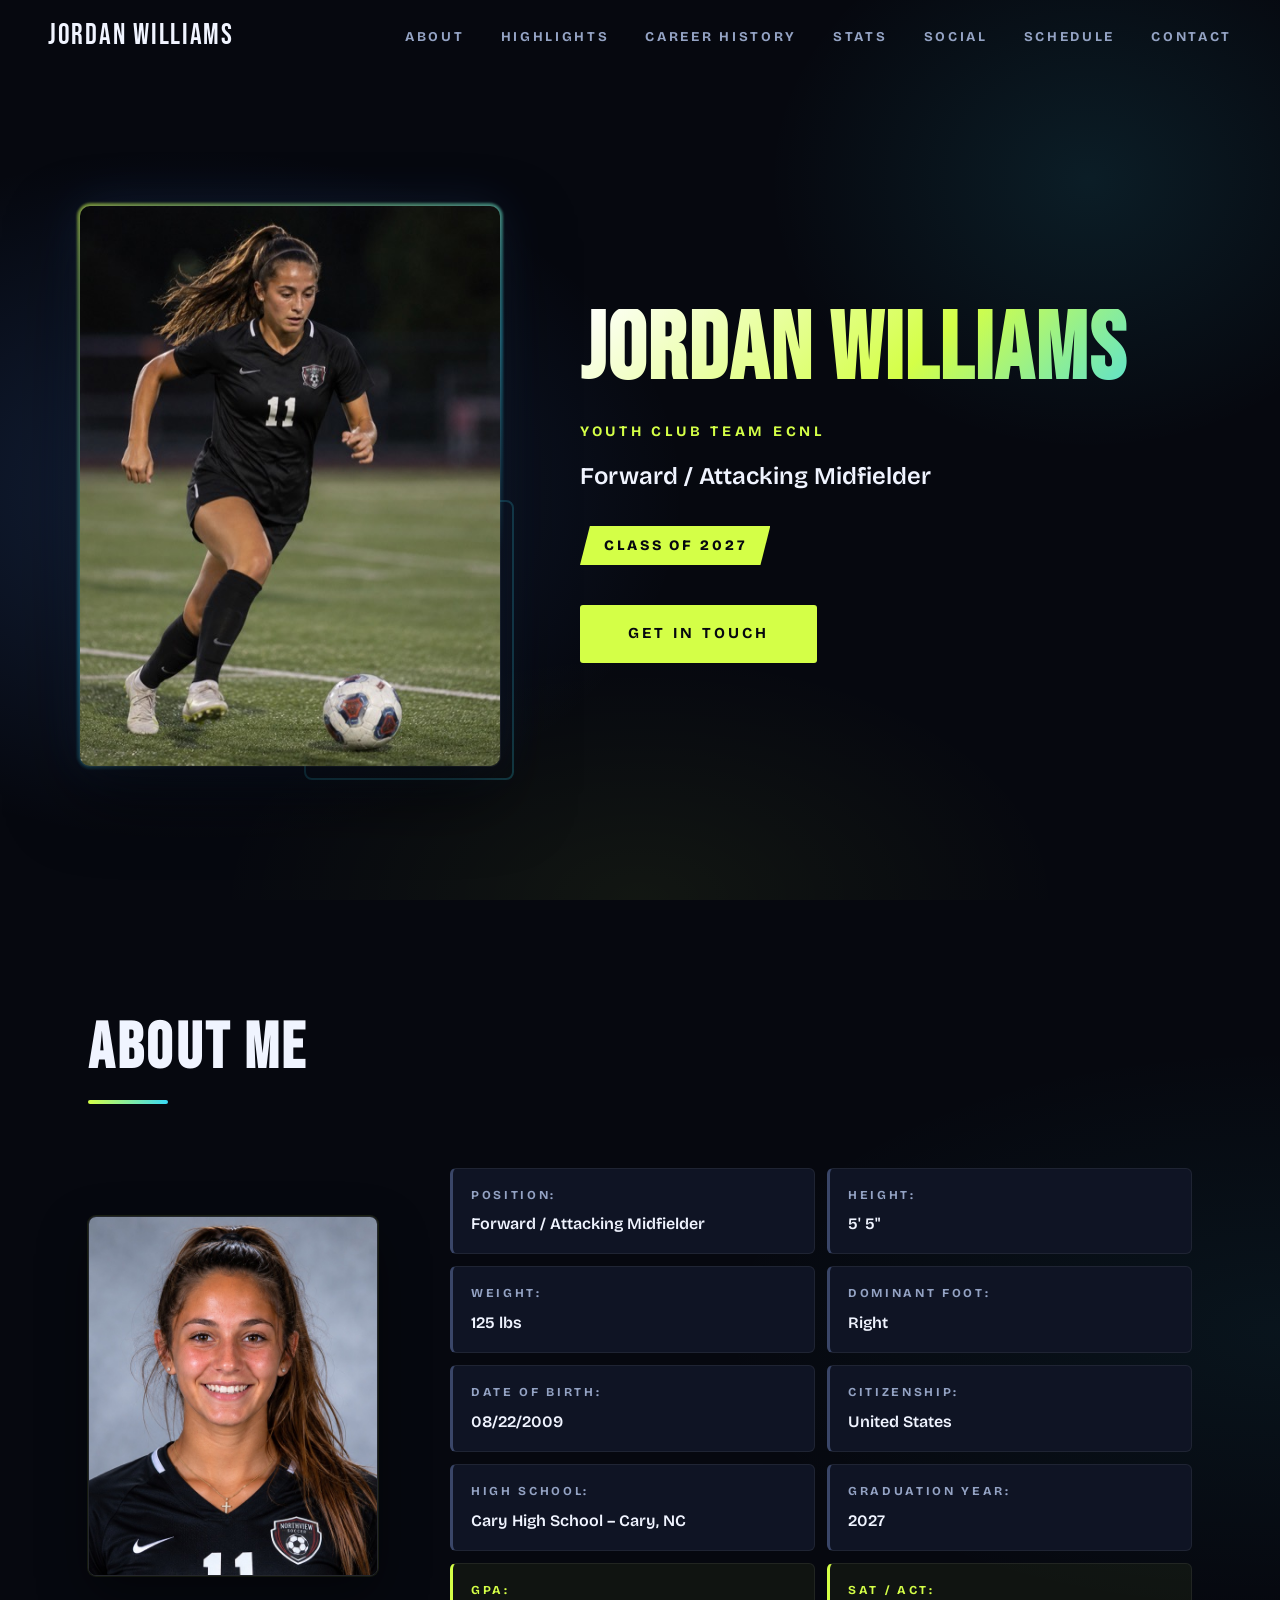
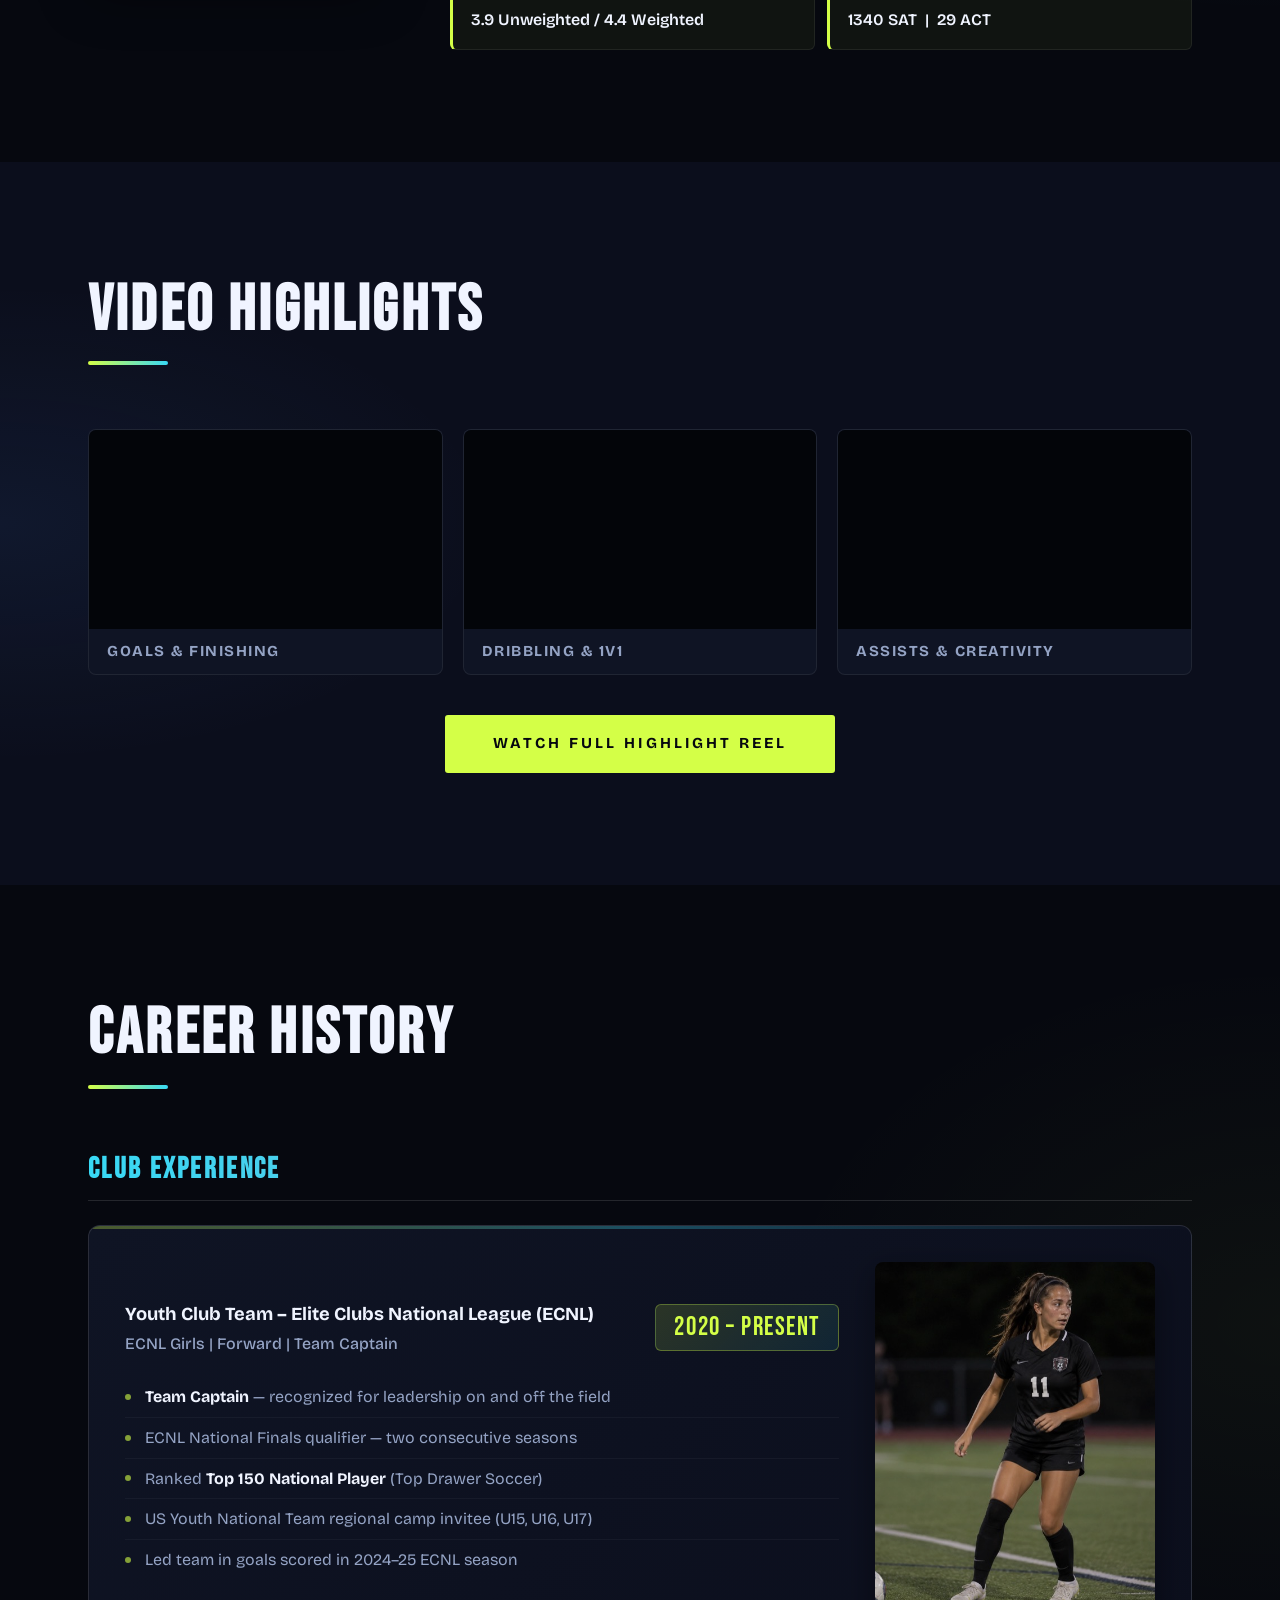
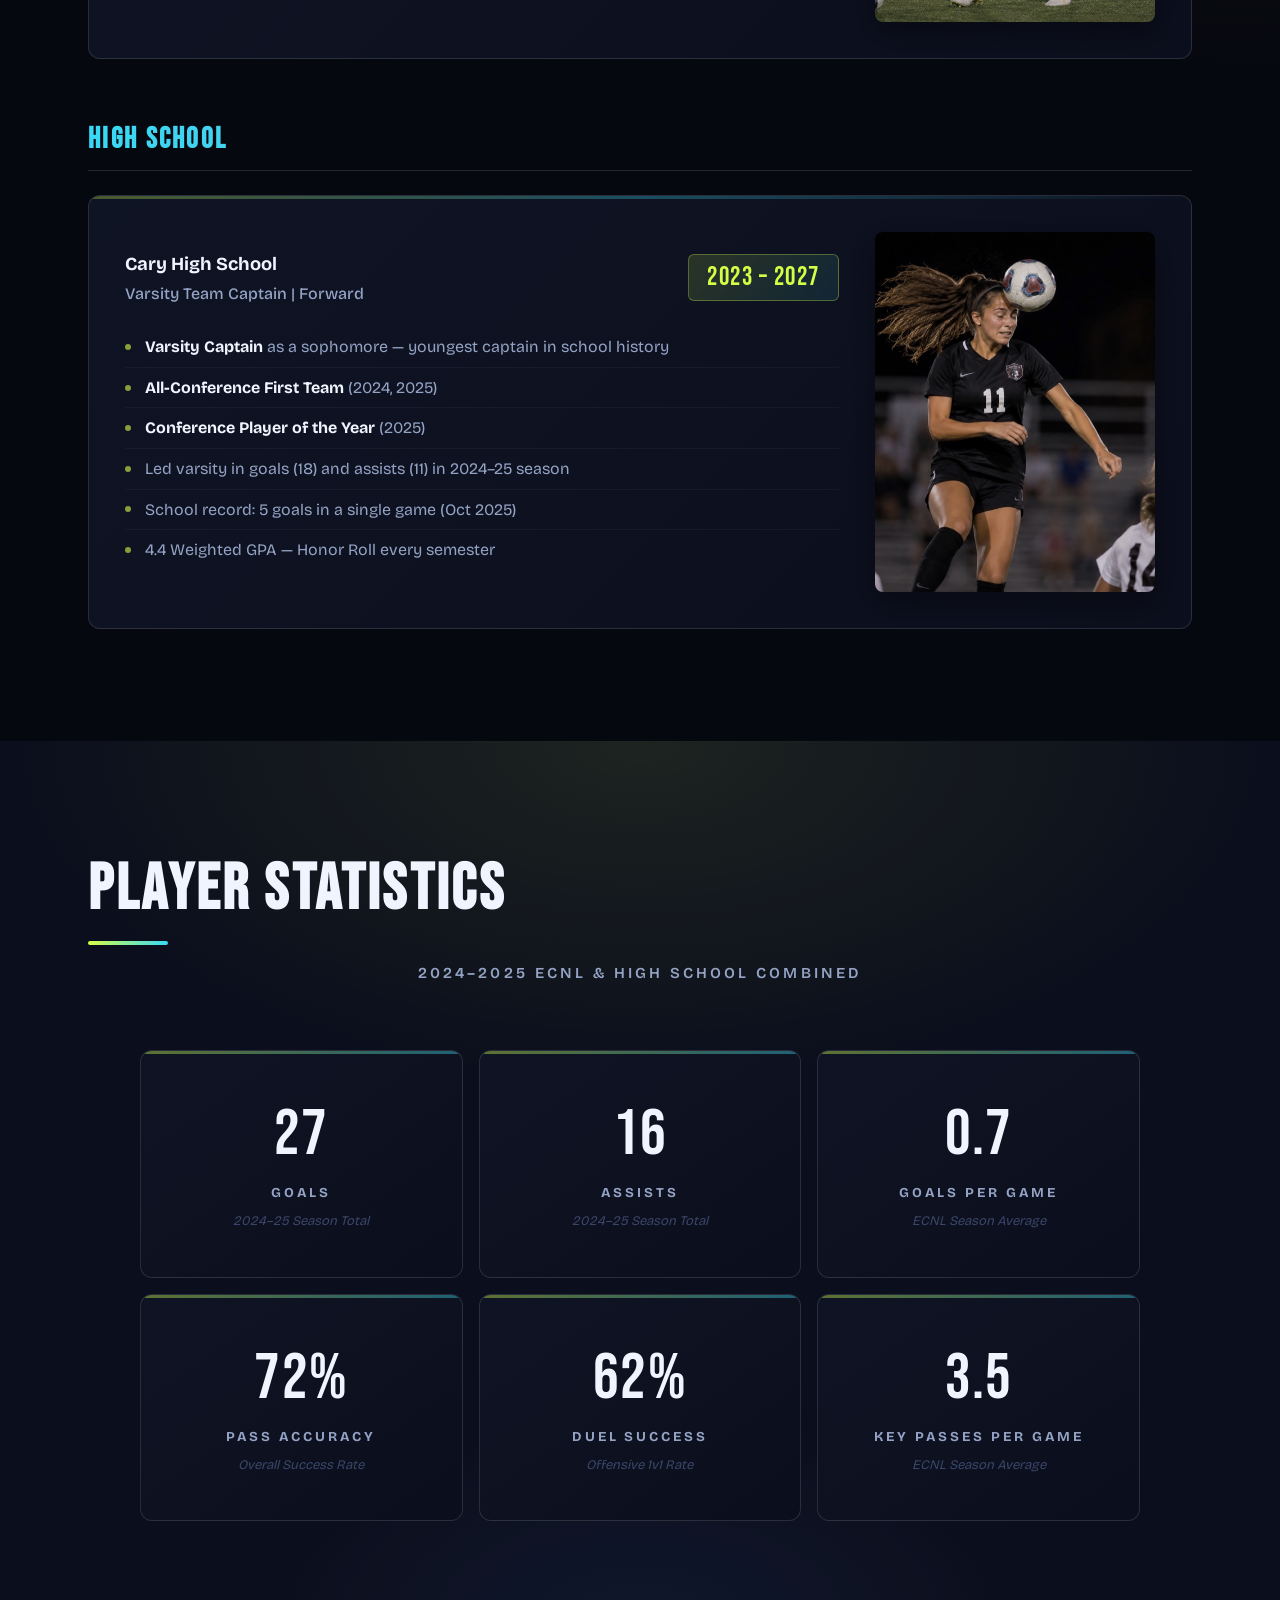
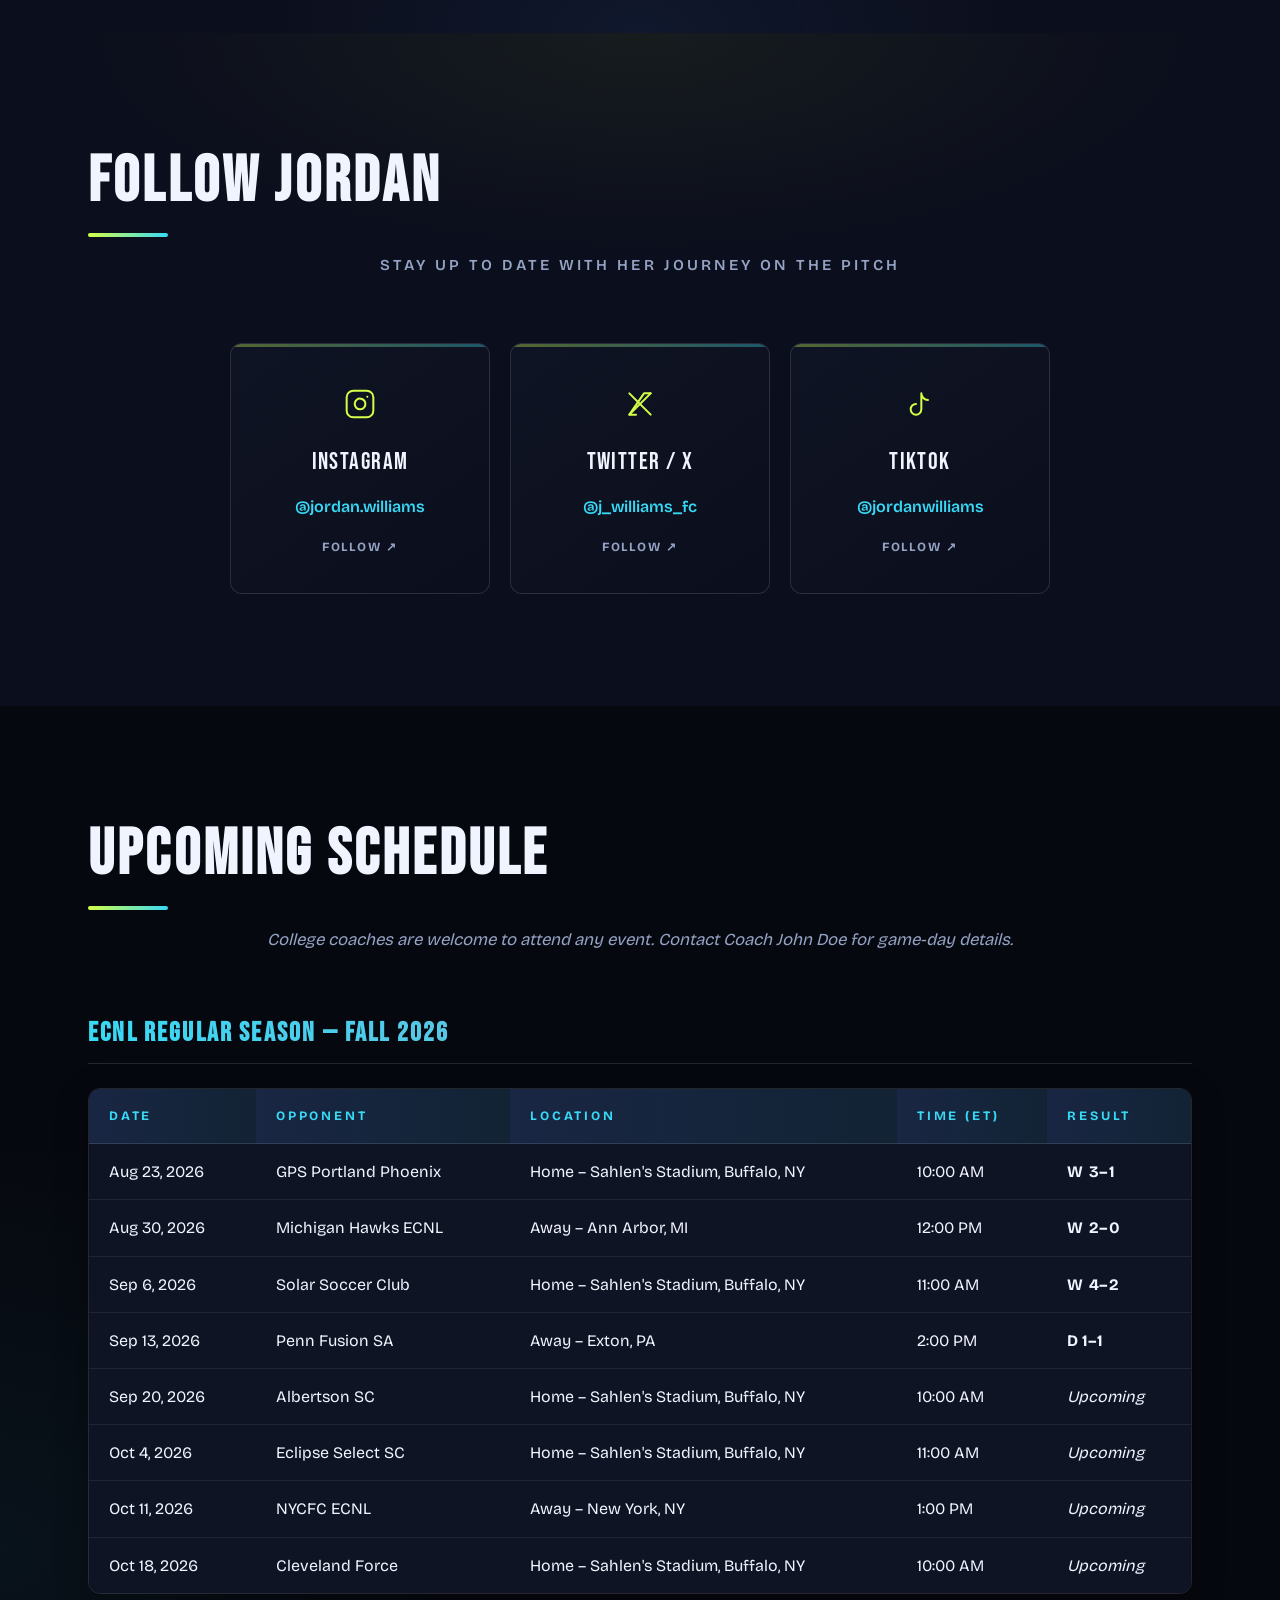
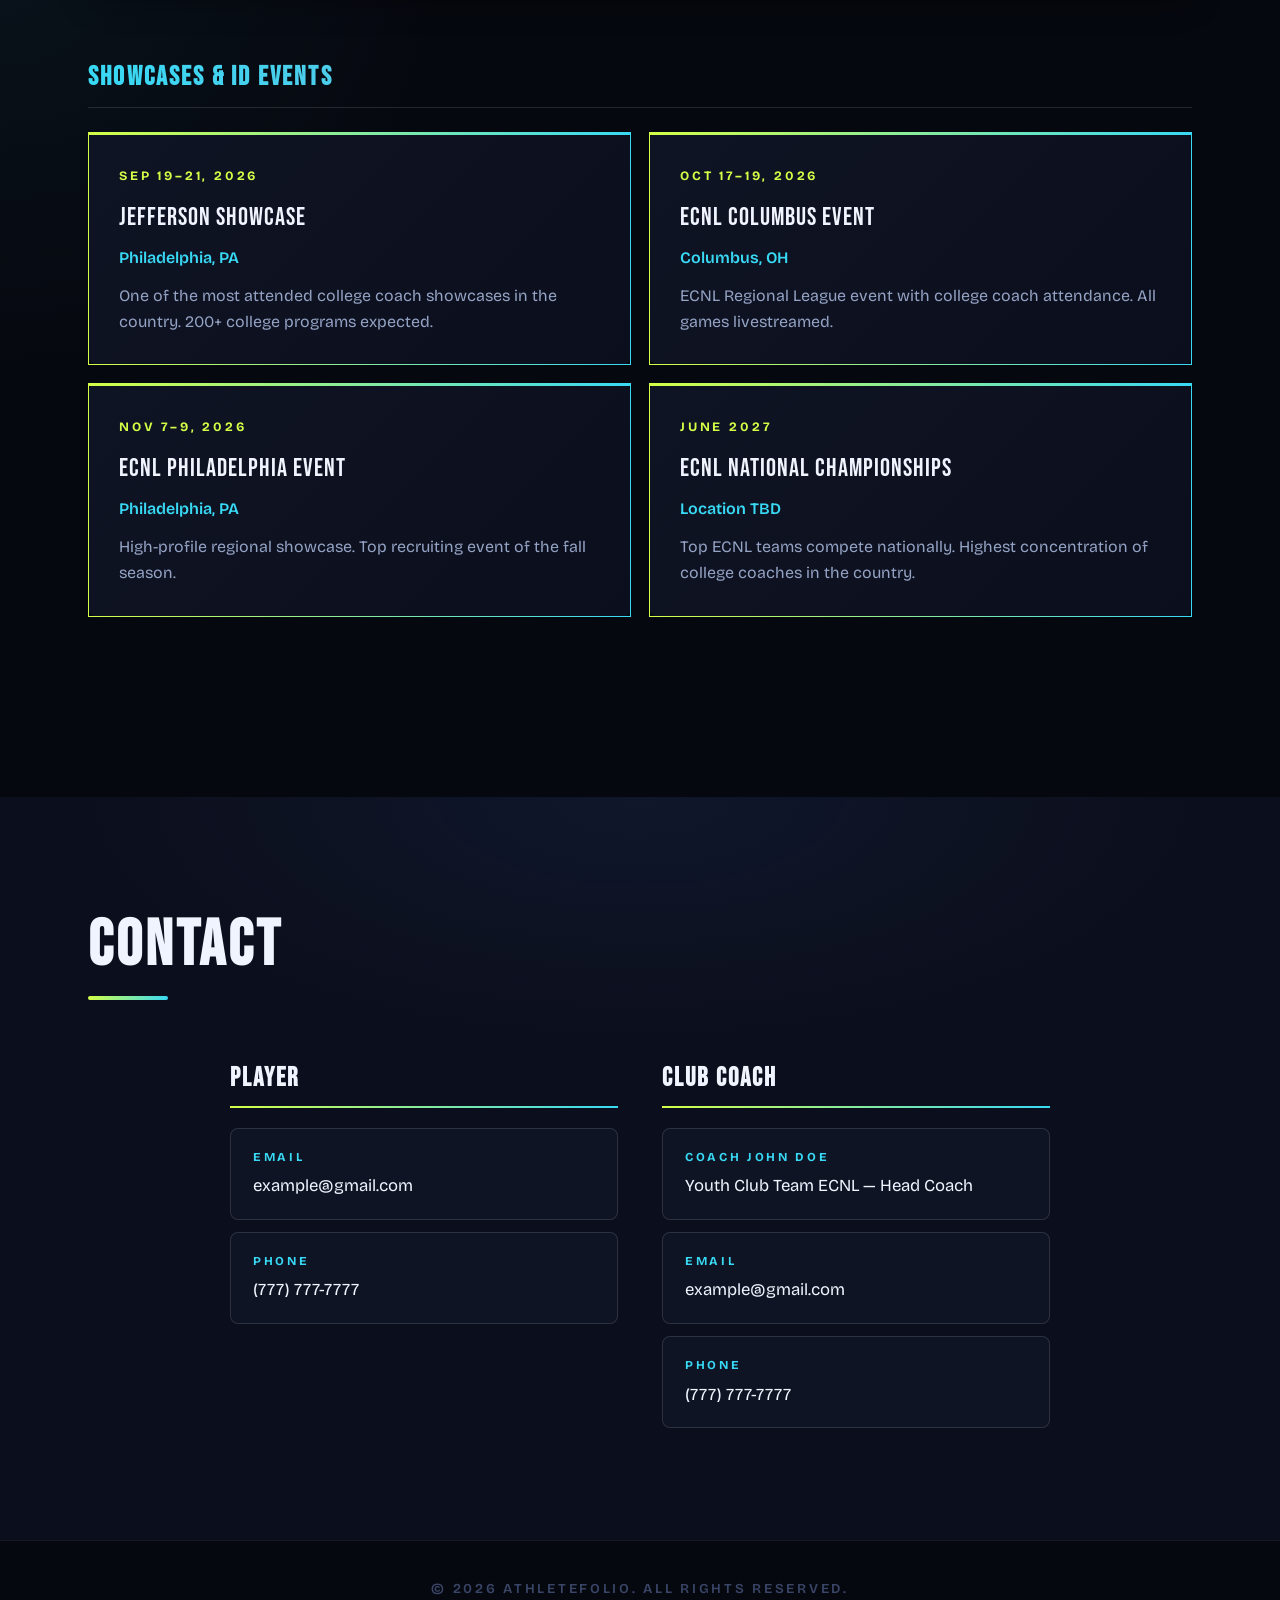
<file: clients/jordan-williams-demo/index.html>
<!DOCTYPE html>
<html lang="en">
<head>
    <meta charset="UTF-8">
    <meta name="viewport" content="width=device-width, initial-scale=1.0">
    <title>Jordan Williams Soccer CV</title>
    <link rel="icon" href="data:image/svg+xml,<svg xmlns='http://www.w3.org/2000/svg' viewBox='0 0 100 100'><rect width='100' height='100' rx='14' fill='%2306080f'/><text x='50' y='66' font-family='Arial Black,Arial' font-weight='900' font-size='38' fill='%23d4ff47' text-anchor='middle'>JW</text></svg>">
    <link rel="apple-touch-icon" href="data:image/svg+xml,<svg xmlns='http://www.w3.org/2000/svg' viewBox='0 0 100 100'><rect width='100' height='100' rx='14' fill='%2306080f'/><text x='50' y='66' font-family='Arial Black,Arial' font-weight='900' font-size='38' fill='%23d4ff47' text-anchor='middle'>JW</text></svg>">
    <link rel="stylesheet" href="styles.css">
    <link rel="preconnect" href="https://fonts.googleapis.com">
    <link rel="preconnect" href="https://fonts.gstatic.com" crossorigin>
    <link href="https://fonts.googleapis.com/css2?family=Montserrat:wght@400;600;700&family=Open+Sans:wght@400;600&display=swap" rel="stylesheet">
</head>
<body>
    <!-- Navigation -->
    <nav class="navbar">
        <div class="nav-container">
            <a href="#" class="nav-logo">Jordan Williams</a>
            <ul class="nav-menu">
                <li><a href="#about">About</a></li>
                <li><a href="#highlights">Highlights</a></li>
                <li><a href="#career">Career History</a></li>
                <li><a href="#stats">Stats</a></li>
                <li><a href="#social">Social</a></li>
                <li><a href="#schedule">Schedule</a></li>
                <li><a href="#contact">Contact</a></li>
            </ul>
            <button class="nav-toggle" aria-label="Toggle navigation">
                <span></span>
                <span></span>
                <span></span>
            </button>
        </div>
    </nav>

    <!-- Hero Section -->
    <header class="hero">
        <div class="hero-content">
            <div class="hero-image">
                <img src="FakePerson2.jpg" alt="Jordan Williams">
            </div>
            <div class="hero-text">
                <h1>Jordan Williams</h1>
                <p class="hero-club">Youth Club Team ECNL</p>
                <p class="hero-position"><span>Forward / Attacking Midfielder</span></p>
                <div class="hero-badges">
                    <span class="grad-year-badge">Class of 2027</span>
                </div>
                <a href="#contact" class="btn btn-primary">Get In Touch</a>
            </div>
        </div>
    </header>

    <!-- About Section -->
    <section id="about" class="section about">
        <div class="container">
            <h2 class="section-title">About Me</h2>
            <div class="about-content">
                <div class="about-image">
                    <img src="FakePerson1.jpg" alt="Jordan Williams - Soccer Player" class="profile-photo">
                </div>
                <div class="about-text">
                    <div class="about-details">
                        <div class="detail-item">
                            <strong>Position:</strong>
                            <span>Forward / Attacking Midfielder</span>
                        </div>
                        <div class="detail-item">
                            <strong>Height:</strong>
                            <span>5' 5"</span>
                        </div>
                        <div class="detail-item">
                            <strong>Weight:</strong>
                            <span>125 lbs</span>
                        </div>
                        <div class="detail-item">
                            <strong>Dominant Foot:</strong>
                            <span>Right</span>
                        </div>
                        <div class="detail-item">
                            <strong>Date of Birth:</strong>
                            <span>08/22/2009</span>
                        </div>
                        <div class="detail-item">
                            <strong>Citizenship:</strong>
                            <span>United States</span>
                        </div>
                        <div class="detail-item">
                            <strong>High School:</strong>
                            <span>Cary High School – Cary, NC</span>
                        </div>
                        <div class="detail-item">
                            <strong>Graduation Year:</strong>
                            <span>2027</span>
                        </div>
                        <div class="detail-item academic-highlight">
                            <strong>GPA:</strong>
                            <span>3.9 Unweighted / 4.4 Weighted</span>
                        </div>
                        <div class="detail-item academic-highlight">
                            <strong>SAT / ACT:</strong>
                            <span>1340 SAT &nbsp;|&nbsp; 29 ACT</span>
                        </div>
                    </div>
                </div>
            </div>
        </div>
    </section>

    <!-- Highlights Section -->
    <section id="highlights" class="section highlights">
        <div class="container">
            <h2 class="section-title">Video Highlights</h2>
            <div class="highlights-grid">
                <div class="highlight-card">
                    <div class="video-container">
                        <iframe src="https://www.youtube.com/embed/8F9jXYOH2c0" title="Goals & Finishing" frameborder="0" allow="accelerometer; autoplay; clipboard-write; encrypted-media; gyroscope; picture-in-picture" allowfullscreen></iframe>
                    </div>
                    <h4>Goals & Finishing</h4>
                </div>
                <div class="highlight-card">
                    <div class="video-container">
                        <iframe src="https://www.youtube.com/embed/ZPGBceVfV60" title="Dribbling & 1v1" frameborder="0" allow="accelerometer; autoplay; clipboard-write; encrypted-media; gyroscope; picture-in-picture" allowfullscreen></iframe>
                    </div>
                    <h4>Dribbling & 1v1</h4>
                </div>
                <div class="highlight-card">
                    <div class="video-container">
                        <iframe src="https://www.youtube.com/embed/IyZ1WIua_1s" title="Assists & Creativity" frameborder="0" allow="accelerometer; autoplay; clipboard-write; encrypted-media; gyroscope; picture-in-picture" allowfullscreen></iframe>
                    </div>
                    <h4>Assists & Creativity</h4>
                </div>
            </div>
            <div class="full-video-link">
                <a href="https://youtu.be/mJJY53qhJe0?si=z6efXY5zKKOY7IIs" target="_blank" class="btn btn-primary">Watch Full Highlight Reel</a>
            </div>
        </div>
    </section>

    <!-- Career History Section -->
    <section id="career" class="section career">
        <div class="container">
            <h2 class="section-title">Career History</h2>

            <!-- Club / ECNL Experience -->
            <div class="career-category">
                <h3 class="career-category-title">Club Experience</h3>

                <div class="career-item">
                    <div class="career-content">
                        <div class="career-header">
                            <div>
                                <h4>Youth Club Team – Elite Clubs National League (ECNL)</h4>
                                <p class="career-role">ECNL Girls | Forward | Team Captain</p>
                            </div>
                            <span class="career-year">2020 – Present</span>
                        </div>
                        <ul class="career-highlights">
                            <li><strong>Team Captain</strong> — recognized for leadership on and off the field</li>
                            <li>ECNL National Finals qualifier — two consecutive seasons</li>
                            <li>Ranked <strong>Top 150 National Player</strong> (Top Drawer Soccer)</li>
                            <li>US Youth National Team regional camp invitee (U15, U16, U17)</li>
                            <li>Led team in goals scored in 2024–25 ECNL season</li>
                        </ul>
                    </div>
                    <img src="FakePerson3.jpg" alt="Jordan Williams - WNY Flash" class="career-photo" style="object-position: center center;">
                </div>
            </div>

            <!-- High School Experience -->
            <div class="career-category">
                <h3 class="career-category-title">High School</h3>

                <div class="career-item">
                    <div class="career-content">
                        <div class="career-header">
                            <div>
                                <h4>Cary High School</h4>
                                <p class="career-role">Varsity Team Captain | Forward</p>
                            </div>
                            <span class="career-year">2023 – 2027</span>
                        </div>
                        <ul class="career-highlights">
                            <li><strong>Varsity Captain</strong> as a sophomore — youngest captain in school history</li>
                            <li><strong>All-Conference First Team</strong> (2024, 2025)</li>
                            <li><strong>Conference Player of the Year</strong> (2025)</li>
                            <li>Led varsity in goals (18) and assists (11) in 2024–25 season</li>
                            <li>School record: 5 goals in a single game (Oct 2025)</li>
                            <li>4.4 Weighted GPA — Honor Roll every semester</li>
                        </ul>
                    </div>
                    <img src="FakePerson5.jpg" alt="Jordan Williams - Cary High School" class="career-photo" style="object-fit: cover; object-position: center center;">
                </div>
            </div>
        </div>
    </section>

    <!-- Stats Section -->
    <section id="stats" class="section stats">
        <div class="container">
            <h2 class="section-title">Player Statistics</h2>
            <p class="stats-subtitle">2024–2025 ECNL & High School Combined</p>
            <div class="stats-grid">
                <div class="stat-card">
                    <div class="stat-number">29</div>
                    <div class="stat-label">Goals</div>
                    <div class="stat-detail">2024–25 Season Total</div>
                </div>
                <div class="stat-card">
                    <div class="stat-number">17</div>
                    <div class="stat-label">Assists</div>
                    <div class="stat-detail">2024–25 Season Total</div>
                </div>
                <div class="stat-card">
                    <div class="stat-number">0.8</div>
                    <div class="stat-label">Goals Per Game</div>
                    <div class="stat-detail">ECNL Season Average</div>
                </div>
                <div class="stat-card">
                    <div class="stat-number">84%</div>
                    <div class="stat-label">Pass Accuracy</div>
                    <div class="stat-detail">Overall Success Rate</div>
                </div>
                <div class="stat-card">
                    <div class="stat-number">72%</div>
                    <div class="stat-label">Duel Success</div>
                    <div class="stat-detail">Offensive 1v1 Rate</div>
                </div>
                <div class="stat-card">
                    <div class="stat-number">4.1</div>
                    <div class="stat-label">Key Passes Per Game</div>
                    <div class="stat-detail">ECNL Season Average</div>
                </div>
            </div>
        </div>
    </section>

    <!-- Social Media Section -->
    <section id="social" class="section social">
        <div class="container">
            <h2 class="section-title">Follow Jordan</h2>
            <p class="social-subtitle">Stay up to date with her journey on the pitch</p>
            <div class="social-grid">
                <a href="https://instagram.com/" target="_blank" rel="noopener" class="social-card">
                    <div class="social-icon">
                        <svg xmlns="http://www.w3.org/2000/svg" width="32" height="32" viewBox="0 0 24 24" fill="none" stroke="currentColor" stroke-width="1.5" stroke-linecap="round" stroke-linejoin="round"><rect x="2" y="2" width="20" height="20" rx="5" ry="5"/><path d="M16 11.37A4 4 0 1 1 12.63 8 4 4 0 0 1 16 11.37z"/><line x1="17.5" y1="6.5" x2="17.51" y2="6.5"/></svg>
                    </div>
                    <div class="social-platform">Instagram</div>
                    <div class="social-handle">@jordan.williams</div>
                    <div class="social-cta">Follow ↗</div>
                </a>
                <a href="https://twitter.com/" target="_blank" rel="noopener" class="social-card">
                    <div class="social-icon">
                        <svg xmlns="http://www.w3.org/2000/svg" width="32" height="32" viewBox="0 0 24 24" fill="none" stroke="currentColor" stroke-width="1.5" stroke-linecap="round" stroke-linejoin="round"><path d="M4 4l16 16M4 20L20 4"/><path d="M20 4H15l-11 16H9"/></svg>
                    </div>
                    <div class="social-platform">Twitter / X</div>
                    <div class="social-handle">@j_williams_fc</div>
                    <div class="social-cta">Follow ↗</div>
                </a>
                <a href="https://tiktok.com/" target="_blank" rel="noopener" class="social-card">
                    <div class="social-icon">
                        <svg xmlns="http://www.w3.org/2000/svg" width="32" height="32" viewBox="0 0 24 24" fill="none" stroke="currentColor" stroke-width="1.5" stroke-linecap="round" stroke-linejoin="round"><path d="M9 12a4 4 0 1 0 4 4V4a5 5 0 0 0 5 5"/></svg>
                    </div>
                    <div class="social-platform">TikTok</div>
                    <div class="social-handle">@jordanwilliams</div>
                    <div class="social-cta">Follow ↗</div>
                </a>
            </div>
        </div>
    </section>

    <!-- Schedule Section -->
    <section id="schedule" class="section schedule">
        <div class="container">
            <h2 class="section-title">Upcoming Schedule</h2>
            <p class="schedule-note">College coaches are welcome to attend any event. Contact Coach John Doe for game-day details.</p>

            <!-- Regular Season -->
            <div class="schedule-block">
                <h3 class="schedule-category-title">ECNL Regular Season — Fall 2026</h3>
                <div class="schedule-table-wrapper">
                    <table class="schedule-table">
                        <thead>
                            <tr>
                                <th>Date</th>
                                <th>Opponent</th>
                                <th>Location</th>
                                <th>Time (ET)</th>
                                <th>Result</th>
                            </tr>
                        </thead>
                        <tbody>
                            <tr>
                                <td>Aug 23, 2026</td>
                                <td>GPS Portland Phoenix</td>
                                <td>Home – Sahlen's Stadium, Buffalo, NY</td>
                                <td>10:00 AM</td>
                                <td class="result-win">W 3–1</td>
                            </tr>
                            <tr>
                                <td>Aug 30, 2026</td>
                                <td>Michigan Hawks ECNL</td>
                                <td>Away – Ann Arbor, MI</td>
                                <td>12:00 PM</td>
                                <td class="result-win">W 2–0</td>
                            </tr>
                            <tr>
                                <td>Sep 6, 2026</td>
                                <td>Solar Soccer Club</td>
                                <td>Home – Sahlen's Stadium, Buffalo, NY</td>
                                <td>11:00 AM</td>
                                <td class="result-win">W 4–2</td>
                            </tr>
                            <tr>
                                <td>Sep 13, 2026</td>
                                <td>Penn Fusion SA</td>
                                <td>Away – Exton, PA</td>
                                <td>2:00 PM</td>
                                <td class="result-draw">D 1–1</td>
                            </tr>
                            <tr>
                                <td>Sep 20, 2026</td>
                                <td>Albertson SC</td>
                                <td>Home – Sahlen's Stadium, Buffalo, NY</td>
                                <td>10:00 AM</td>
                                <td class="result-upcoming">Upcoming</td>
                            </tr>
                            <tr>
                                <td>Oct 4, 2026</td>
                                <td>Eclipse Select SC</td>
                                <td>Home – Sahlen's Stadium, Buffalo, NY</td>
                                <td>11:00 AM</td>
                                <td class="result-upcoming">Upcoming</td>
                            </tr>
                            <tr>
                                <td>Oct 11, 2026</td>
                                <td>NYCFC ECNL</td>
                                <td>Away – New York, NY</td>
                                <td>1:00 PM</td>
                                <td class="result-upcoming">Upcoming</td>
                            </tr>
                            <tr>
                                <td>Oct 18, 2026</td>
                                <td>Cleveland Force</td>
                                <td>Home – Sahlen's Stadium, Buffalo, NY</td>
                                <td>10:00 AM</td>
                                <td class="result-upcoming">Upcoming</td>
                            </tr>
                        </tbody>
                    </table>
                </div>
            </div>

            <!-- Showcases -->
            <div class="schedule-block">
                <h3 class="schedule-category-title">Showcases & ID Events</h3>
                <div class="showcase-grid">
                    <div class="showcase-card">
                        <div class="showcase-date">Sep 19–21, 2026</div>
                        <div class="showcase-name">Jefferson Showcase</div>
                        <div class="showcase-location">Philadelphia, PA</div>
                        <div class="showcase-detail">One of the most attended college coach showcases in the country. 200+ college programs expected.</div>
                    </div>
                    <div class="showcase-card">
                        <div class="showcase-date">Oct 17–19, 2026</div>
                        <div class="showcase-name">ECNL Columbus Event</div>
                        <div class="showcase-location">Columbus, OH</div>
                        <div class="showcase-detail">ECNL Regional League event with college coach attendance. All games livestreamed.</div>
                    </div>
                    <div class="showcase-card">
                        <div class="showcase-date">Nov 7–9, 2026</div>
                        <div class="showcase-name">ECNL Philadelphia Event</div>
                        <div class="showcase-location">Philadelphia, PA</div>
                        <div class="showcase-detail">High-profile regional showcase. Top recruiting event of the fall season.</div>
                    </div>
                    <div class="showcase-card">
                        <div class="showcase-date">June 2027</div>
                        <div class="showcase-name">ECNL National Championships</div>
                        <div class="showcase-location">Location TBD</div>
                        <div class="showcase-detail">Top ECNL teams compete nationally. Highest concentration of college coaches in the country.</div>
                    </div>
                </div>
            </div>
        </div>
    </section>

    <!-- Contact Section -->
    <section id="contact" class="section contact">
        <div class="container">
            <h2 class="section-title">Contact</h2>
            <div class="contact-content">
                <div class="contact-columns">
                    <!-- Player Contact -->
                    <div class="contact-group">
                        <h3 class="contact-group-title">Player</h3>
                        <div class="contact-info">
                            <div class="contact-item">
                                <div>
                                    <strong>Email</strong>
                                    <p><a href="mailto:example@gmail.com">example@gmail.com</a></p>
                                </div>
                            </div>
                            <div class="contact-item">
                                <div>
                                    <strong>Phone</strong>
                                    <p><a href="tel:+17777777777">(777) 777-7777</a></p>
                                </div>
                            </div>
                        </div>
                    </div>

                    <!-- Coach Contact -->
                    <div class="contact-group">
                        <h3 class="contact-group-title">Club Coach</h3>
                        <div class="contact-info">
                            <div class="contact-item">
                                <div>
                                    <strong>Coach John Doe</strong>
                                    <p>Youth Club Team ECNL — Head Coach</p>
                                </div>
                            </div>
                            <div class="contact-item">
                                <div>
                                    <strong>Email</strong>
                                    <p><a href="mailto:example@gmail.com">example@gmail.com</a></p>
                                </div>
                            </div>
                            <div class="contact-item">
                                <div>
                                    <strong>Phone</strong>
                                    <p><a href="tel:+17777777777">(777) 777-7777</a></p>
                                </div>
                            </div>
                        </div>
                    </div>
                </div>
            </div>
        </div>
    </section>

    <!-- Footer -->
    <footer class="footer">
        <div class="container">
            <p>&copy; 2026 Athletefolio. All rights reserved.</p>
        </div>
    </footer>

    <script src="script.js"></script>
</body>
</html>
</file>
<file: clients/jordan-williams-demo/styles.css>
/* ================================================================
   JANE DOE — ATHLETE PORTFOLIO  v2
   ================================================================ */

@import url('https://fonts.googleapis.com/css2?family=Bebas+Neue&family=Bricolage+Grotesque:opsz,wght@12..60,300;12..60,400;12..60,500;12..60,600;12..60,700;12..60,800&display=swap');

:root {
  /* Backgrounds */
  --bg:          #06080f;
  --bg-raised:   #0b0e1c;
  --bg-card:     #0f1424;
  --bg-glass:    rgba(6, 8, 15, 0.90);

  /* Text */
  --text:        #f0f4ff;
  --text-sub:    #94a3c4;
  --text-dim:    #3a4668;

  /* Accents */
  --lime:        #d4ff47;
  --lime-dim:    rgba(212, 255, 71, 0.10);
  --lime-glow:   0 0 40px rgba(212, 255, 71, 0.25);
  --cyan:        #38d9f5;
  --cyan-dim:    rgba(56, 217, 245, 0.10);
  --blue:        #4f8ef7;
  --blue-dim:    rgba(79, 142, 247, 0.12);
  --red:         #ff4560;

  /* Borders */
  --border:      rgba(255, 255, 255, 0.07);
  --border-mid:  rgba(255, 255, 255, 0.12);
  --border-hi:   rgba(255, 255, 255, 0.20);

  /* Type */
  --display:     'Bebas Neue', sans-serif;
  --body:        'Bricolage Grotesque', sans-serif;

  --ease:        cubic-bezier(0.22, 1, 0.36, 1);
  --trans:       all 0.32s cubic-bezier(0.4, 0, 0.2, 1);
}

/* ================================================================
   RESET
   ================================================================ */
*, *::before, *::after { margin: 0; padding: 0; box-sizing: border-box; }
html { scroll-behavior: smooth; }

body {
  font-family: var(--body);
  font-size: 1rem;
  line-height: 1.7;
  color: var(--text);
  background: var(--bg);
  -webkit-font-smoothing: antialiased;
}

h1,h2,h3,h4,h5 { font-family: var(--body); font-weight: 700; line-height: 1.15; }
a { text-decoration: none; color: inherit; transition: var(--trans); }
img { max-width: 100%; height: auto; display: block; }

.container { max-width: 1200px; margin: 0 auto; padding: 0 48px; }

/* ================================================================
   NAVBAR
   ================================================================ */
.navbar {
  position: fixed;
  top: 0; left: 0; right: 0;
  z-index: 1000;
  background: transparent;
  border-bottom: 1px solid transparent;
  transition: background 0.5s ease, backdrop-filter 0.5s ease, border-color 0.5s ease;
}

.navbar.scrolled {
  background: var(--bg-glass);
  backdrop-filter: blur(24px);
  -webkit-backdrop-filter: blur(24px);
  border-bottom-color: var(--border);
}

.nav-container {
  max-width: 1300px;
  margin: 0 auto;
  padding: 0 48px;
  display: flex;
  justify-content: space-between;
  align-items: center;
  height: 72px;
}

.nav-logo {
  font-family: var(--display);
  font-size: 1.8rem;
  letter-spacing: 0.06em;
  color: var(--text);
}
.nav-logo:hover { color: var(--lime); }

.nav-menu { display: flex; list-style: none; gap: 36px; }

.nav-menu a {
  font-size: 0.84rem;
  font-weight: 700;
  letter-spacing: 0.2em;
  text-transform: uppercase;
  color: var(--text-sub);
  position: relative;
  padding: 4px 0;
}
.nav-menu a::after {
  content: '';
  position: absolute;
  bottom: 0; left: 0;
  width: 0; height: 1px;
  background: var(--lime);
  transition: width 0.3s var(--ease);
}
.nav-menu a:hover { color: var(--text); }
.nav-menu a:hover::after { width: 100%; }

.nav-toggle {
  display: none;
  flex-direction: column;
  gap: 5px;
  background: none;
  border: none;
  cursor: pointer;
  padding: 8px;
}
.nav-toggle span { width: 24px; height: 2px; background: var(--text); border-radius: 1px; transition: var(--trans); display: block; }

/* ================================================================
   HERO  — Photo LEFT, text RIGHT
   ================================================================ */
.hero {
  position: relative;
  min-height: 100vh;
  overflow: hidden;
  /* Rich directional gradient — not flat black */
  background:
    radial-gradient(ellipse 70% 70% at 15% 55%, rgba(79,142,247,0.18) 0%, transparent 55%),
    radial-gradient(ellipse 50% 60% at 85% 20%, rgba(56,217,245,0.10) 0%, transparent 50%),
    radial-gradient(ellipse 60% 50% at 50% 100%, rgba(212,255,71,0.06) 0%, transparent 55%),
    #06080f;
  display: flex;
  align-items: center;
  padding-top: 72px;
}

.hero-content {
  position: relative;
  z-index: 2;
  width: 100%;
  max-width: 1300px;
  margin: 0 auto;
  padding: 60px 80px;
  display: flex;
  align-items: center;
  gap: 80px;
}

/* ---- Photo (LEFT) ---- */
.hero-image {
  position: relative;
  flex-shrink: 0;
  width: 420px;
  /* Entrance animation */
  opacity: 0;
  transform: translateX(-30px);
  animation: heroImgIn 1.1s var(--ease) 0.05s forwards;
}

/* Glowing gradient border frame */
.hero-image::before {
  content: '';
  position: absolute;
  inset: -3px;
  background: linear-gradient(145deg, var(--lime) 0%, var(--cyan) 50%, transparent 75%);
  border-radius: 14px;
  z-index: 0;
  opacity: 0.55;
  filter: blur(1px);
}

/* Subtle offset decorative block */
.hero-image::after {
  content: '';
  position: absolute;
  bottom: -14px;
  right: -14px;
  width: 50%;
  height: 50%;
  border: 2px solid var(--cyan);
  border-radius: 8px;
  opacity: 0.25;
  z-index: 0;
}

.hero-image img {
  position: relative;
  z-index: 1;
  width: 100%;
  height: 560px;
  object-fit: cover;
  object-position: center 15%;
  border-radius: 10px;
  box-shadow:
    0 30px 70px rgba(0,0,0,0.6),
    0 0 0 1px rgba(255,255,255,0.08),
    0 0 50px rgba(79,142,247,0.15);
}

/* ---- Text (RIGHT) ---- */
.hero-text {
  flex: 1;
  text-align: left;
}

.hero-text > * {
  opacity: 0;
  transform: translateX(24px);
  animation: heroTextIn 0.85s var(--ease) forwards;
}
.hero h1         { animation-delay: 0.15s; }
.hero .hero-club { animation-delay: 0.30s; }
.hero .hero-position { animation-delay: 0.44s; }
.hero .hero-badges   { animation-delay: 0.57s; }
.hero .btn           { animation-delay: 0.70s; }

@keyframes heroImgIn {
  to { opacity: 1; transform: translateX(0); }
}
@keyframes heroTextIn {
  to { opacity: 1; transform: translateX(0); }
}

.hero h1 {
  font-family: var(--display);
  font-size: clamp(4.5rem, 7.5vw, 9.5rem);
  line-height: 0.88;
  letter-spacing: 0.02em;
  color: var(--text);
  margin-bottom: 26px;
  /* Gradient shimmer on name */
  background: linear-gradient(135deg, #ffffff 0%, #d4ff47 55%, #38d9f5 100%);
  -webkit-background-clip: text;
  -webkit-text-fill-color: transparent;
  background-clip: text;
}

.hero-club {
  font-size: 0.9rem;
  font-weight: 700;
  letter-spacing: 0.26em;
  text-transform: uppercase;
  color: var(--lime);
  margin-bottom: 16px;
}

.hero-position {
  font-size: 1.5rem;
  font-weight: 500;
  color: var(--text-sub);
  margin-bottom: 32px;
  line-height: 1.4;
}
.hero-position span { color: var(--text); font-weight: 600; }

.hero-badges { margin-bottom: 40px; }

.grad-year-badge {
  display: inline-block;
  background: var(--lime);
  color: var(--bg);
  padding: 8px 24px 7px;
  font-size: 0.9rem;
  font-weight: 800;
  letter-spacing: 0.2em;
  text-transform: uppercase;
  clip-path: polygon(10px 0%, 100% 0%, calc(100% - 10px) 100%, 0% 100%);
}

/* ================================================================
   BUTTONS
   ================================================================ */
.btn {
  display: inline-block;
  padding: 16px 48px;
  font-family: var(--body);
  font-size: 0.95rem;
  font-weight: 700;
  letter-spacing: 0.2em;
  text-transform: uppercase;
  cursor: pointer;
  transition: var(--trans);
  border: none;
  border-radius: 3px;
}
.btn-primary { background: var(--lime); color: var(--bg); }
.btn-primary:hover {
  background: #dcff6a;
  transform: translateY(-3px);
  box-shadow: var(--lime-glow);
}

/* ================================================================
   SECTIONS
   ================================================================ */
.section { padding: 112px 0; }

.section.about {
  background:
    radial-gradient(ellipse 80% 60% at 100% 50%, rgba(56,217,245,0.06) 0%, transparent 55%),
    var(--bg);
}
.section.highlights {
  background:
    radial-gradient(ellipse 70% 60% at 0% 50%, rgba(79,142,247,0.08) 0%, transparent 55%),
    var(--bg-raised);
}
.section.career {
  background:
    radial-gradient(ellipse 80% 50% at 100% 30%, rgba(212,255,71,0.04) 0%, transparent 50%),
    var(--bg);
}
.section.stats {
  background:
    radial-gradient(ellipse 90% 70% at 50% 0%, rgba(212,255,71,0.09) 0%, transparent 55%),
    radial-gradient(ellipse 60% 50% at 50% 100%, rgba(79,142,247,0.08) 0%, transparent 50%),
    var(--bg-raised);
}
.section.social {
  background:
    radial-gradient(ellipse 80% 60% at 50% 0%, rgba(212,255,71,0.06) 0%, transparent 55%),
    var(--bg-raised);
}
.section.schedule {
  background:
    radial-gradient(ellipse 70% 50% at 0% 50%, rgba(56,217,245,0.05) 0%, transparent 50%),
    var(--bg);
}
.section.contact {
  background:
    radial-gradient(ellipse 80% 60% at 50% 0%, rgba(79,142,247,0.07) 0%, transparent 55%),
    var(--bg-raised);
}

/* ================================================================
   SECTION TITLES  — no counters, bigger, gradient underline
   ================================================================ */
.section-title {
  font-family: var(--display);
  font-size: clamp(3rem, 5vw, 5.5rem);
  letter-spacing: 0.05em;
  color: var(--text);
  text-align: left;
  margin-bottom: 64px;
  position: relative;
  display: inline-block;
}

.section-title::before { display: none; }

.section-title::after {
  content: '';
  display: block;
  width: 80px;
  height: 4px;
  margin-top: 14px;
  background: linear-gradient(90deg, var(--lime), var(--cyan));
  border-radius: 2px;
}

/* ================================================================
   ABOUT
   ================================================================ */
.about-content {
  display: grid;
  grid-template-columns: 290px 1fr;
  gap: 72px;
  align-items: start;
}

.about-image { position: relative; margin-top: 48px !important; }

.profile-photo {
  width: 100%;
  height: 360px;
  object-fit: cover;
  object-position: center top;
  border-radius: 8px;
  border: 1px solid var(--border-mid);
  box-shadow: 0 20px 50px rgba(0,0,0,0.4), 0 0 0 1px rgba(212,255,71,0.1);
}

.about-details {
  display: grid;
  grid-template-columns: repeat(2, 1fr);
  gap: 12px;
}

.detail-item {
  padding: 16px 18px;
  background: var(--bg-card);
  border: 1px solid var(--border);
  border-left: 3px solid var(--text-dim);
  border-radius: 6px;
  transition: border-left-color 0.25s ease, background 0.25s ease;
}
.detail-item:hover {
  border-left-color: var(--lime);
  background: rgba(212,255,71,0.04);
}
.detail-item strong {
  display: block;
  font-size: 0.76rem;
  font-weight: 700;
  letter-spacing: 0.22em;
  text-transform: uppercase;
  color: var(--text-sub);
  margin-bottom: 5px;
}
.detail-item span { font-size: 1rem; font-weight: 600; color: var(--text); }

.detail-item.academic-highlight {
  border-left-color: var(--lime);
  background: rgba(212,255,71,0.05);
}
.detail-item.academic-highlight strong { color: var(--lime); }

/* ================================================================
   HIGHLIGHTS
   ================================================================ */
.highlights-grid {
  display: grid;
  grid-template-columns: repeat(3, 1fr);
  gap: 20px;
  margin-bottom: 40px;
}

.highlight-card {
  background: var(--bg-card);
  border: 1px solid var(--border);
  border-radius: 8px;
  overflow: hidden;
  transition: border-color 0.3s, transform 0.35s var(--ease), box-shadow 0.35s;
}
.highlight-card:hover {
  border-color: rgba(56,217,245,0.3);
  transform: translateY(-6px);
  box-shadow: 0 20px 48px rgba(0,0,0,0.45), 0 0 30px rgba(56,217,245,0.08);
}

.video-container {
  position: relative;
  width: 100%; padding-bottom: 56.25%; height: 0; overflow: hidden;
  background: #030509;
}
.video-container iframe { position: absolute; top: 0; left: 0; width: 100%; height: 100%; border: none; }

.highlight-card h4 {
  padding: 14px 18px;
  font-size: 0.95rem;
  font-weight: 700;
  letter-spacing: 0.1em;
  text-transform: uppercase;
  color: var(--text-sub);
}

.full-video-link { text-align: center; margin-top: 40px; }

/* ================================================================
   CAREER HISTORY  — redesigned
   ================================================================ */
.career-category { margin-bottom: 64px; }
.career-category:last-child { margin-bottom: 0; }

.career-category-title {
  font-family: var(--display);
  font-size: 1.8rem;
  letter-spacing: 0.08em;
  text-transform: uppercase;
  /* Gradient text */
  background: linear-gradient(90deg, var(--cyan), var(--text-sub));
  -webkit-background-clip: text;
  -webkit-text-fill-color: transparent;
  background-clip: text;
  margin-bottom: 24px;
  padding-bottom: 14px;
  border-bottom: 1px solid var(--border-mid);
  display: inline-block;
  width: 100%;
}

.career-item {
  background: linear-gradient(135deg, var(--bg-card) 0%, var(--bg-raised) 100%);
  border: 1px solid var(--border-mid);
  border-radius: 12px;
  padding: 36px;
  margin-bottom: 20px;
  display: grid;
  grid-template-columns: 1fr 280px;
  gap: 36px;
  align-items: center;
  position: relative;
  overflow: hidden;
  transition: border-color 0.35s ease, transform 0.35s var(--ease), box-shadow 0.35s ease;
}

/* Top accent bar */
.career-item::before {
  content: '';
  position: absolute;
  top: 0; left: 0; right: 0;
  height: 3px;
  background: linear-gradient(90deg, var(--lime), var(--cyan), transparent);
  opacity: 0.3;
  transition: opacity 0.3s ease;
}

.career-item:hover::before { opacity: 1; }

.career-item:hover {
  border-color: rgba(212,255,71,0.25);
  transform: translateY(-4px);
  box-shadow: 0 20px 50px rgba(0,0,0,0.4), 0 0 30px rgba(212,255,71,0.06);
}

.career-item:last-child { margin-bottom: 0; }

.career-content { display: flex; flex-direction: column; }

.career-header {
  display: flex;
  justify-content: space-between;
  align-items: flex-start;
  margin-bottom: 20px;
  gap: 16px;
  flex-wrap: wrap;
}

.career-header h4 {
  font-size: 1.15rem;
  font-weight: 700;
  color: var(--text);
  margin-bottom: 5px;
}

.career-role {
  font-size: 1rem;
  font-weight: 500;
  color: var(--text-sub);
}

.career-year {
  font-family: var(--display);
  font-size: 1.6rem;
  letter-spacing: 0.06em;
  /* Gradient lime-cyan badge */
  background: linear-gradient(135deg, rgba(212,255,71,0.15), rgba(56,217,245,0.10));
  border: 1px solid rgba(212,255,71,0.3);
  color: var(--lime);
  padding: 8px 18px 6px;
  border-radius: 6px;
  white-space: nowrap;
  line-height: 1.2;
  flex-shrink: 0;
}

.career-highlights { list-style: none; padding: 0; }

.career-highlights li {
  padding: 7px 0 7px 20px;
  font-size: 1rem;
  color: var(--text-sub);
  line-height: 1.6;
  position: relative;
  border-bottom: 1px solid rgba(255,255,255,0.04);
}
.career-highlights li:last-child { border-bottom: none; }
.career-highlights li::before {
  content: '';
  position: absolute;
  left: 0;
  top: 50%;
  transform: translateY(-50%);
  width: 6px; height: 6px;
  background: var(--lime);
  border-radius: 50%;
  opacity: 0.6;
}
.career-highlights li strong { color: var(--text); font-weight: 700; }

.career-photo {
  width: 100%;
  height: 360px;
  object-fit: cover;
  object-position: center center;
  border-radius: 8px;
  display: block;
  order: 2;
  filter: brightness(0.9) saturate(0.85);
  transition: filter 0.45s ease, box-shadow 0.45s ease;
  box-shadow: 0 10px 30px rgba(0,0,0,0.4);
}
.career-item:hover .career-photo {
  filter: brightness(1) saturate(1.1);
  box-shadow: 0 16px 40px rgba(0,0,0,0.5);
}

/* ================================================================
   STATS
   ================================================================ */
.stats-subtitle {
  font-size: 0.95rem;
  font-weight: 600;
  letter-spacing: 0.2em;
  text-transform: uppercase;
  color: var(--text-sub);
  text-align: center;
  margin-top: -48px;
  margin-bottom: 64px;
}

.stats-grid {
  display: grid;
  grid-template-columns: repeat(3, 1fr);
  gap: 16px;
  max-width: 1000px;
  margin: 0 auto;
}

.stat-card {
  background: linear-gradient(145deg, var(--bg-card) 0%, var(--bg-raised) 100%);
  border: 1px solid var(--border-mid);
  border-radius: 12px;
  padding: 52px 24px 44px;
  text-align: center;
  position: relative;
  overflow: hidden;
  cursor: default;
  transition: border-color 0.3s, transform 0.35s var(--ease), box-shadow 0.3s;
}

.stat-card::before {
  content: '';
  position: absolute;
  top: 0; left: 0; right: 0;
  height: 3px;
  background: linear-gradient(90deg, var(--lime), var(--cyan));
  opacity: 0.4;
  transition: opacity 0.3s;
}
.stat-card:hover::before { opacity: 1; }
.stat-card:hover {
  border-color: rgba(212,255,71,0.25);
  transform: translateY(-6px);
  box-shadow: 0 20px 48px rgba(0,0,0,0.35), 0 0 30px rgba(212,255,71,0.07);
}

.stat-number {
  font-family: var(--display);
  font-size: clamp(3.5rem, 5vw, 5.5rem);
  line-height: 1;
  color: var(--text);
  margin-bottom: 14px;
  letter-spacing: 0.02em;
  transition: color 0.3s;
}
.stat-card:hover .stat-number { color: var(--lime); }

.stat-label {
  font-size: 0.85rem;
  font-weight: 700;
  letter-spacing: 0.22em;
  text-transform: uppercase;
  color: var(--text-sub);
}

.stat-detail {
  font-size: 0.82rem;
  color: var(--text-dim);
  margin-top: 6px;
  font-style: italic;
}

/* ================================================================
   SOCIAL MEDIA
   ================================================================ */
.social-subtitle {
  font-size: 0.95rem;
  font-weight: 600;
  letter-spacing: 0.2em;
  text-transform: uppercase;
  color: var(--text-sub);
  text-align: center;
  margin-top: -48px;
  margin-bottom: 64px;
}

.social-grid {
  display: grid;
  grid-template-columns: repeat(3, 1fr);
  gap: 20px;
  max-width: 820px;
  margin: 0 auto;
}

.social-card {
  background: linear-gradient(145deg, var(--bg-card) 0%, var(--bg-raised) 100%);
  border: 1px solid var(--border-mid);
  border-radius: 12px;
  padding: 44px 24px 36px;
  text-align: center;
  text-decoration: none;
  color: inherit;
  display: flex;
  flex-direction: column;
  align-items: center;
  gap: 10px;
  position: relative;
  overflow: hidden;
  transition: border-color 0.3s ease, transform 0.35s var(--ease), box-shadow 0.35s ease;
}

.social-card::before {
  content: '';
  position: absolute;
  top: 0; left: 0; right: 0;
  height: 3px;
  background: linear-gradient(90deg, var(--lime), var(--cyan));
  opacity: 0.35;
  transition: opacity 0.3s ease;
}
.social-card:hover::before { opacity: 1; }
.social-card:hover {
  border-color: rgba(212,255,71,0.28);
  transform: translateY(-6px);
  box-shadow: 0 20px 48px rgba(0,0,0,0.35), 0 0 30px rgba(212,255,71,0.07);
}

.social-icon {
  margin-bottom: 4px;
}
.social-icon svg {
  stroke: var(--lime);
}

.social-platform {
  font-family: var(--display);
  font-size: 1.5rem;
  letter-spacing: 0.06em;
  color: var(--text);
}

.social-handle {
  font-size: 1rem;
  font-weight: 600;
  color: var(--cyan);
}

.social-cta {
  font-size: 0.78rem;
  font-weight: 700;
  letter-spacing: 0.14em;
  text-transform: uppercase;
  color: var(--text-sub);
  margin-top: 6px;
  transition: color 0.25s ease;
}
.social-card:hover .social-cta { color: var(--lime); }

@media (max-width: 600px) {
  .social-grid { grid-template-columns: 1fr; max-width: 320px; }
}

/* ================================================================
   SCHEDULE  — redesigned
   ================================================================ */
.schedule-note {
  font-size: 1.05rem;
  color: var(--text-sub);
  text-align: center;
  margin-top: -48px;
  margin-bottom: 64px;
  font-style: italic;
}

.schedule-block { margin-bottom: 68px; }

.schedule-category-title {
  font-family: var(--display);
  font-size: 1.7rem;
  letter-spacing: 0.08em;
  text-transform: uppercase;
  background: linear-gradient(90deg, var(--cyan), var(--text-sub));
  -webkit-background-clip: text;
  -webkit-text-fill-color: transparent;
  background-clip: text;
  margin-bottom: 24px;
  padding-bottom: 14px;
  border-bottom: 1px solid var(--border-mid);
  display: inline-block;
  width: 100%;
}

.schedule-table-wrapper {
  overflow-x: auto;
  border-radius: 12px;
  border: 1px solid var(--border-mid);
  box-shadow: 0 8px 32px rgba(0,0,0,0.3);
}

.schedule-table {
  width: 100%;
  border-collapse: collapse;
  background: var(--bg-card);
  font-size: 1rem;
}

.schedule-table th {
  background: linear-gradient(90deg, rgba(79,142,247,0.15), rgba(56,217,245,0.08));
  border-bottom: 1px solid var(--border-mid);
  color: var(--cyan);
  padding: 16px 20px;
  text-align: left;
  font-size: 0.8rem;
  font-weight: 700;
  text-transform: uppercase;
  letter-spacing: 0.22em;
}

.schedule-table td {
  padding: 14px 20px;
  border-bottom: 1px solid var(--border);
  color: var(--text);
  font-size: 1rem;
  transition: background 0.2s, color 0.2s;
}

.schedule-table tr:last-child td { border-bottom: none; }

.schedule-table tbody tr:hover td {
  background: rgba(79,142,247,0.07);
  color: var(--text);
}

.result-win      { color: #4ade80; font-weight: 700; letter-spacing: 0.04em; }
.result-draw     { color: #fbbf24; font-weight: 700; }
.result-loss     { color: var(--red); font-weight: 700; }
.result-upcoming {
  color: var(--text-sub);
  font-style: italic;
  font-size: 0.95rem;
}

.showcase-grid {
  display: grid;
  grid-template-columns: repeat(2, 1fr);
  gap: 18px;
}

.showcase-card {
  background: linear-gradient(135deg, var(--bg-card) 0%, var(--bg-raised) 100%);
  border: 1px solid var(--border-mid);
  border-top: 3px solid transparent;
  border-image: linear-gradient(90deg, var(--lime), var(--cyan)) 1;
  padding: 30px;
  border-radius: 10px;
  transition: transform 0.3s var(--ease), box-shadow 0.3s ease;
  position: relative;
}
.showcase-card:hover {
  transform: translateY(-5px);
  box-shadow: 0 16px 40px rgba(0,0,0,0.35), 0 0 30px rgba(56,217,245,0.07);
}

.showcase-date {
  font-size: 0.8rem;
  font-weight: 700;
  letter-spacing: 0.22em;
  text-transform: uppercase;
  color: var(--lime);
  margin-bottom: 10px;
}

.showcase-name {
  font-family: var(--display);
  font-size: 1.55rem;
  letter-spacing: 0.04em;
  color: var(--text);
  margin-bottom: 5px;
}

.showcase-location {
  font-size: 1rem;
  font-weight: 600;
  color: var(--cyan);
  margin-bottom: 12px;
}

.showcase-detail {
  font-size: 1rem;
  color: var(--text-sub);
  line-height: 1.6;
}

/* ================================================================
   CONTACT
   ================================================================ */
.contact-content { max-width: 820px; margin: 0 auto; }

.contact-columns {
  display: grid;
  grid-template-columns: 1fr 1fr;
  gap: 44px;
}

.contact-group-title {
  font-family: var(--display);
  font-size: 1.6rem;
  letter-spacing: 0.08em;
  text-transform: uppercase;
  color: var(--text);
  margin-bottom: 20px;
  padding-bottom: 12px;
  border-bottom: 2px solid;
  border-image: linear-gradient(90deg, var(--lime), var(--cyan)) 1;
}

.contact-info { display: flex; flex-direction: column; gap: 12px; }

.contact-item {
  padding: 18px 22px;
  background: var(--bg-card);
  border: 1px solid var(--border-mid);
  border-radius: 8px;
  transition: border-color 0.25s, background 0.25s;
}
.contact-item:hover {
  border-color: rgba(212,255,71,0.25);
  background: rgba(212,255,71,0.03);
}
.contact-icon { display: none; }

.contact-item strong {
  display: block;
  font-size: 0.76rem;
  font-weight: 700;
  letter-spacing: 0.22em;
  text-transform: uppercase;
  color: var(--cyan);
  margin-bottom: 5px;
}
.contact-item p { font-size: 1.05rem; color: var(--text); }
.contact-item a { color: var(--text); }
.contact-item a:hover { color: var(--lime); }

/* ================================================================
   FOOTER
   ================================================================ */
.footer {
  background: var(--bg);
  border-top: 1px solid var(--border);
  padding: 36px 48px;
  text-align: center;
}
.footer p {
  font-size: 0.85rem;
  font-weight: 600;
  letter-spacing: 0.2em;
  text-transform: uppercase;
  color: var(--text-dim);
}

/* ================================================================
   SCROLL REVEAL
   ================================================================ */
.reveal {
  opacity: 0;
  transform: translateY(32px);
  transition: opacity 0.75s var(--ease), transform 0.75s var(--ease);
}
.reveal.visible { opacity: 1; transform: translateY(0); }

/* Section titles get a sideways reveal */
.section-title.reveal {
  transform: translateX(-20px);
}
.section-title.reveal.visible {
  opacity: 1;
  transform: translateX(0);
}

/* ================================================================
   RESPONSIVE
   ================================================================ */
@media (max-width: 1100px) {
  .hero-image { width: 360px; }
  .hero-content { gap: 56px; padding: 60px 48px; }
  .about-content { grid-template-columns: 240px 1fr; gap: 48px; }
}

@media (max-width: 900px) {
  .career-item { grid-template-columns: 1fr; }
  .career-photo { order: -1; height: 260px; }
  .stats-grid { grid-template-columns: repeat(3, 1fr); }
  .highlights-grid { grid-template-columns: repeat(2, 1fr); }
}

@media (max-width: 768px) {
  .container { padding: 0 24px; }
  .nav-container { padding: 0 24px; }

  .nav-menu {
    position: fixed;
    top: 72px; left: 0; right: 0;
    background: rgba(6,8,15,0.97);
    backdrop-filter: blur(20px);
    flex-direction: column;
    padding: 28px 24px;
    gap: 22px;
    border-bottom: 1px solid var(--border);
    transform: translateY(-110%);
    opacity: 0;
    visibility: hidden;
    transition: transform 0.4s var(--ease), opacity 0.3s ease, visibility 0.3s;
  }
  .nav-menu.active { transform: translateY(0); opacity: 1; visibility: visible; }
  .nav-toggle { display: flex; }

  .hero {
    padding-top: 0;
    min-height: 100svh;
    align-items: flex-end;
    padding-bottom: 60px;
  }
  .hero-content {
    flex-direction: column;
    gap: 0;
    padding: 0;
    position: relative;
  }
  .hero-image {
    position: absolute;
    top: 0; left: 0; right: 0;
    width: 100%;
    height: 65vmax;
    opacity: 0;
    animation: heroImgIn 1.1s var(--ease) 0.05s forwards;
  }
  .hero-image::before { border-radius: 0; inset: 0; }
  .hero-image::after { display: none; }
  .hero-image img {
    width: 100%; height: 100%;
    border-radius: 0;
    object-position: center 25%;
  }
  /* Dark gradient overlay for mobile — bottom half is readable */
  .hero-image::after {
    content: '';
    display: block;
    position: absolute;
    inset: 0;
    background: linear-gradient(180deg, rgba(6,8,15,0.1) 0%, rgba(6,8,15,0.6) 45%, #06080f 75%);
  }
  .hero-text {
    position: relative;
    z-index: 2;
    margin-top: calc(60vmax - 40px);
    padding: 0 28px;
  }
  .hero h1 { font-size: clamp(3rem, 12vw, 5.5rem); }
  .hero-position { font-size: 1.2rem; }

  .about-content { grid-template-columns: 1fr; gap: 40px; }
  .about-image { max-width: 260px; }
  .profile-photo { height: 280px; }
  .about-details { grid-template-columns: 1fr; }
  .section { padding: 72px 0; }
  .stats-grid { grid-template-columns: repeat(2, 1fr); }
  .showcase-grid { grid-template-columns: 1fr; }
  .contact-columns { grid-template-columns: 1fr; gap: 32px; }
}

@media (max-width: 480px) {
  .stats-grid { grid-template-columns: 1fr 1fr; }
  .highlights-grid { grid-template-columns: 1fr; }
  .hero h1 { font-size: clamp(2.8rem, 14vw, 4.5rem); }
}
</file>
